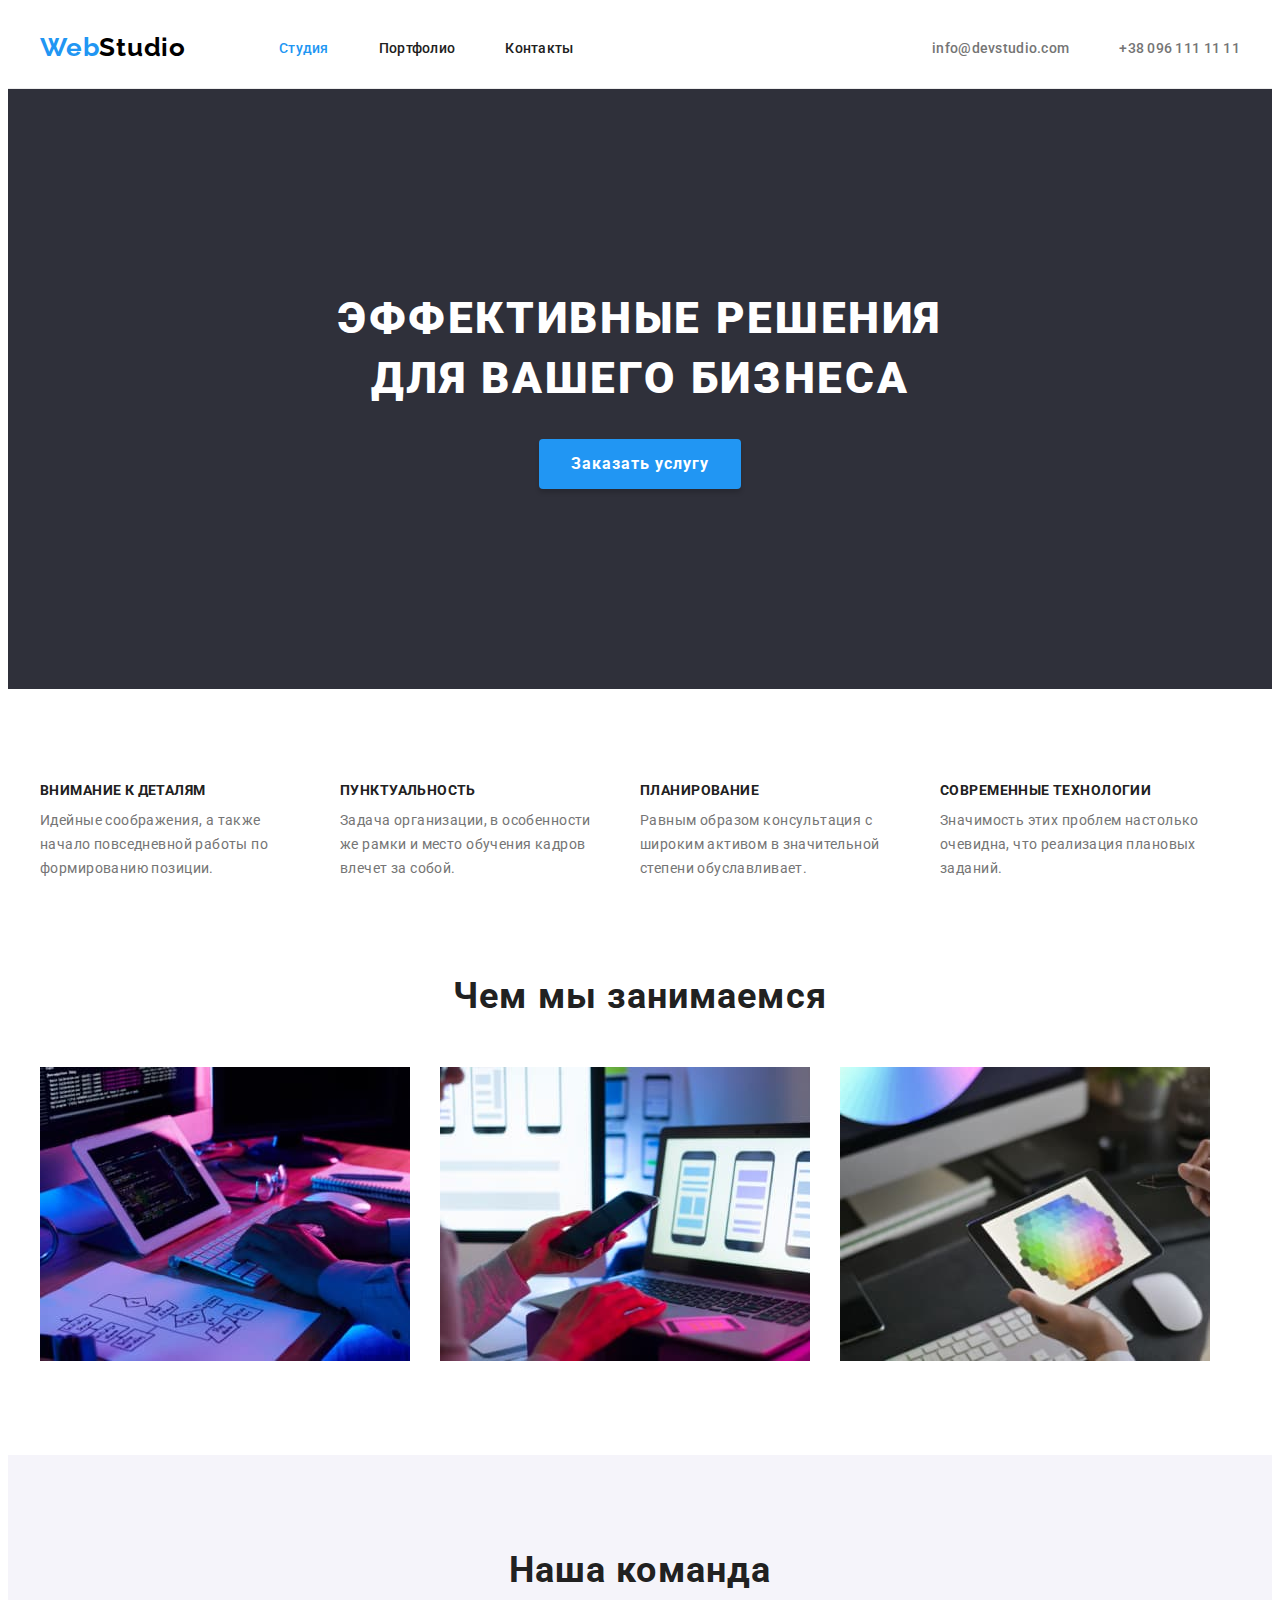
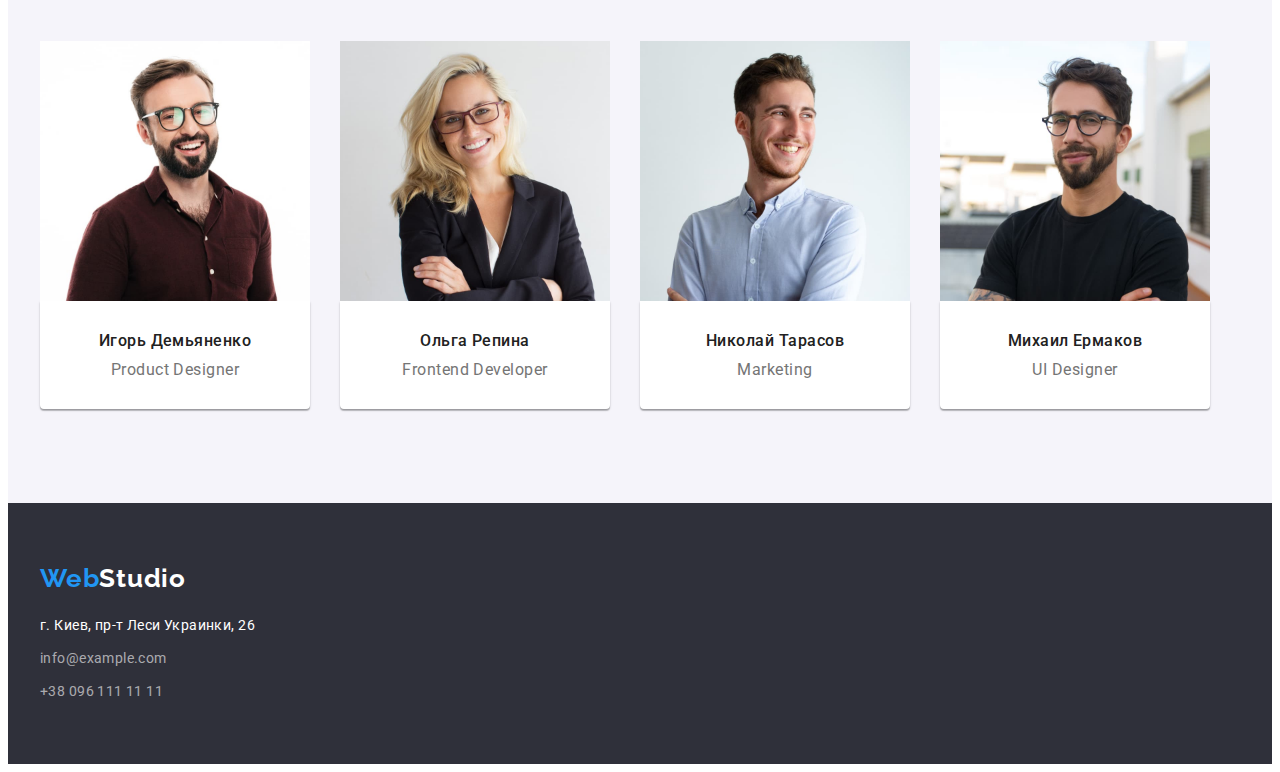
<file: index.html>
<!DOCTYPE html>
<html lang="ru">
  <head>
    <meta charset="UTF-8" />
    <title>WebStudio</title>
    <link rel="preconnect" href="https://fonts.googleapis.com" />
    <link rel="preconnect" href="https://fonts.gstatic.com" crossorigin />
    <link
      href="https://fonts.googleapis.com/css2?family=Raleway:wght@700&family=Roboto:wght@400;500;700;900&display=swap"
      rel="stylesheet"
    />
    <link rel="stylesheet" href="https://cdnjs.cloudflare.com/ajax/libs/modern-normalize/1.1.0/modern-normalize.min.css" integrity="sha512-wpPYUAdjBVSE4KJnH1VR1HeZfpl1ub8YT/NKx4PuQ5NmX2tKuGu6U/JRp5y+Y8XG2tV+wKQpNHVUX03MfMFn9Q==" crossorigin="anonymous" referrerpolicy="no-referrer" />
    <link rel="stylesheet" href="./css/styles.css" />
  </head>
  <body>
    <header class="header-box">
      <div class="container header-container">
      <nav class="site-nav">
        <a class="site-logo link" href="">Web<span style="color: black">Studio</a>
        <ul class="site-nav-item list">
          <li class="site-nav-item-link">
            <a class="nav-link current link" href="index.html">Студия</a>
          </li>
          <li class="site-nav-item-link">
            <a class="nav-link link" href="./portfolio.html">Портфолио</a>
          </li>
          <li class="site-nav-item-link">
            <a class="nav-link link" href="Контакты">Контакты</a>
          </li>
        </ul>
      </nav>
       <ul class="contacts-item list">
      <li class="contacts">
        <a class="contacts-link link" href="mailto:info@devstudio.com"
          >info@devstudio.com</a>
    </li>
      <li class="contacts">
        <a class="contacts-link link" href="tel:+380961111111"
          >+38 096 111 11 11</a>
      </li>
      </ul>
      </div>
    </header>
    <main>
      <section class="hero-box">
        <div class="container hero-container">
        <h1 class="hero-title">
          Эффективные решения <br />
          для вашего бизнеса
        </h1>
        <button class="hero-button" type="button">Заказать услугу</button>
        </div>
      </section>
      <section class="features-box">
        <div class="container features-container">
        <h2 class="hiden-title">наши преимущества</h2>
        <ul class="features-item list">
          <li class="features">
            <h3 class="features-title">Внимание к деталям</h3>
            <p class="features-text">
              Идейные соображения, а также<br /> начало повседневной работы по<br />
              формированию позиции.
            </p>
          </li>
          <li class="features">
            <h3 class="features-title">Пунктуальность</h3>
            <p class="features-text">
              Задача организации, в особенности<br /> же рамки и место обучения кадров<br />
              влечет за собой.
            </p>
          </li>
          <li class="features">
            <h3 class="features-title">Планирование</h3>
            <p class="features-text">
              Равным образом консультация с<br /> широким активом в значительной<br />
              степени обуславливает.
            </p>
          </li>
          <li class="features">
            <h3 class="features-title">Современные технологии</h3>
            <p class="features-text">
              Значимость этих проблем настолько<br /> очевидна, что реализация
              плановых<br /> заданий.
            </p>
          </li>
        </ul>
        </div>
      </section>
      <section class="our-works-box">
        <div class="container our-works-container">
        <h2 class="our-works-title">Чем мы занимаемся</h2>
        <ul class="our-works-item list">
          <li class="our-works">
            <img
              class="our-works-img"
              src="./images/img.jpg"
              alt="Создаем сайты и приложения"
              width="370"
            />
          </li>
          <li class="our-works">
            <img
              class="our-works-img"
              src="./images/imga.jpg"
              alt="Адаптируем под разные виды устройств"
              width="370"
            />
          </li>
          <li class="our-works">
            <img
              class="our-works-img"
              src="./images/imgb.jpg"
              alt="Создаем уникальный индивидуальный дизайн"
              width="370"
            />
          </li>
        </ul>
        </div>
      </section>
      <section class="team-box">
        <div class="container team-container">
        <h2 class="team-box-title">Наша команда</h2>
        <ul class="team-item list">
          <li class="team">
            <img
              class="team-img"
              src="./images/igor.jpg"
              alt="Игорь Демьяненко"
              width="270"
            />
            <div class="name-description">
            <h3 class="team-member">Игорь Демьяненко</h3>
            <p class="member-description" lang="en">Product Designer</p>
            </div>
          </li>
          <li class="team">
            <img
              class="team-img"
              src="./images/olga.jpg"
              alt="Ольга Репина"
              width="270"
            />
            <div class="name-description">
            <h3 class="team-member">Ольга Репина</h3>
            <p class="member-description" lang="en">Frontend Developer</p>
            </div>
          </li>
          <li class="team">
            <img
              class="team-img"
              src="./images/nikolai.jpg"
              alt="Николай Тарасов"
              width="270"
            />
            <div class="name-description">
            <h3 class="team-member">Николай Тарасов</h3>
            <p class="member-description" lang="en">Marketing</p>
            </div>
          </li>
          <li class="team">
            <img
              class="team-img"
              src="./images/michael.jpg"
              alt="Михаил Ермаков"
              width="270"
            />
            <div class="name-description">
            <h3 class="team-member">Михаил Ермаков</h3>
            <p class="member-description" lang="en">UI Designer</p>
            </div>
          </li>
        </ul>
        </div>
      </section>
    </main>
    <footer class="footer-box">
      <div class="container footer-container">
      <a class="footer-logo link" href="">Web<span style="color: white">Studio</a>
      <address class="address-contacts">
        <ul class="address-item list">
          <li class="address">
            <a
              class="address-link link"
              href="https://www.google.com/maps/d/viewer?msa=0&mid=10uSM3H-mIU3GznYo2szRIEphczw&ll=50.42732700000004%2C30.538092&z=17"
              target="_blank"
              >г. Киев, пр-т Леси Украинки, 26
            </a>
          </li>
          <li class="contacts-footer">
            <a class="contacts-link-footer link" href="mailto:info@example.com"
              >info@example.com</a
            >
          </li>
          <li class="contacts-footer">
            <a class="contacts-link-footer link" href="tel:+380961111111"
              >+38 096 111 11 11</a
            >
          </li>
        </ul>
      </address>
      </div>
    </footer>
  </body>
</html>
</file>
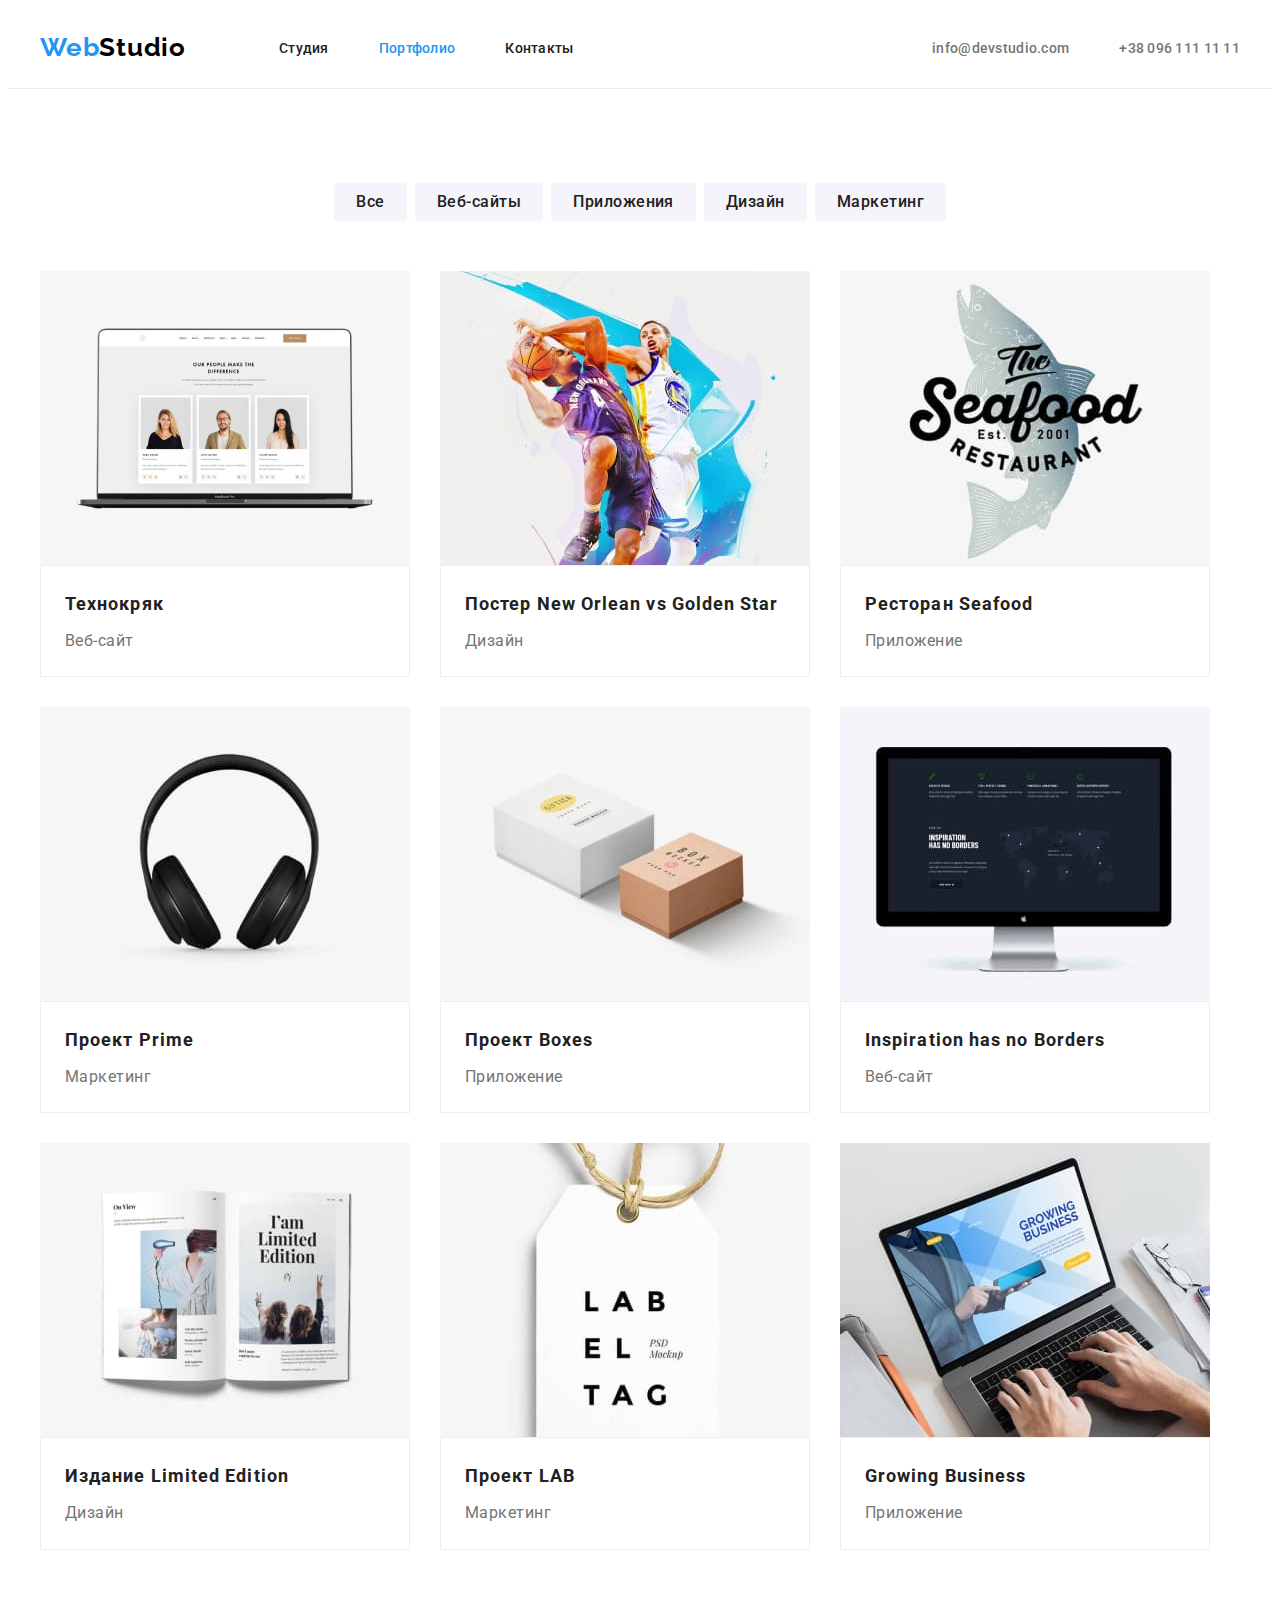
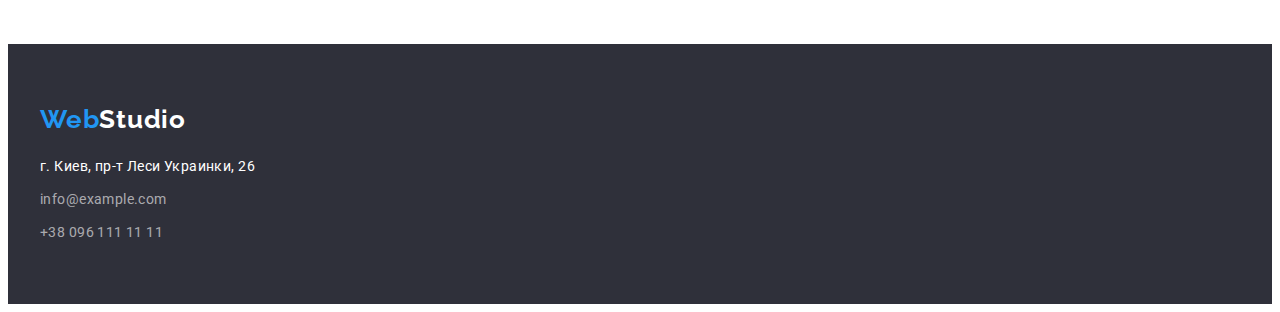
<file: portfolio.html>
<!DOCTYPE html>
<html lang="ru">
  <head>
    <meta charset="UTF-8" />
    <title>WebStudio</title>
    <link rel="preconnect" href="https://fonts.googleapis.com" />
    <link rel="preconnect" href="https://fonts.gstatic.com" crossorigin />
    <link
      href="https://fonts.googleapis.com/css2?family=Raleway:wght@700&family=Roboto:wght@400;500;700;900&display=swap"
      rel="stylesheet"
    />
    <link rel="stylesheet" href="https://cdnjs.cloudflare.com/ajax/libs/modern-normalize/1.1.0/modern-normalize.min.css" integrity="sha512-wpPYUAdjBVSE4KJnH1VR1HeZfpl1ub8YT/NKx4PuQ5NmX2tKuGu6U/JRp5y+Y8XG2tV+wKQpNHVUX03MfMFn9Q==" crossorigin="anonymous" referrerpolicy="no-referrer" />
    <link rel="stylesheet" href="./css/styles.css" />
  </head>
  <body>
    <header class="header-box">
      <div class="container header-container">
      <nav class="site-nav">
        <a class="site-logo link" href="">Web<span style="color: black">Studio</a>
        <ul class="site-nav-item list">
          <li class="site-nav-item-link">
            <a class="nav-link link" href="index.html">Студия</a>
          </li>
          <li class="site-nav-item-link">
            <a class="nav-link current link" href="./portfolio.html">Портфолио</a>
          </li>
          <li class="site-nav-item-link">
            <a class="nav-link link" href="Контакты">Контакты</a>
          </li>
        </ul>
      </nav>
       <ul class="contacts-item list">
      <li class="contacts">
        <a class="contacts-link link" href="mailto:info@devstudio.com"
          >info@devstudio.com</a>
    </li>
      <li class="contacts">
        <a class="contacts-link link" href="tel:+380961111111"
          >+38 096 111 11 11</a>
      </li>
      </ul>
      </div>
    </header>
    <main>
      <section class="portfolio-box">
        <div class="container portfolio-container">
        <h1 class="hiden-title">Портфолио</h1>
        <ul class="portfolio-filter-item list">
          <li class="portfolio-filter">
            <button class="portfolio-filter-button" type="button">Все</button>
          </li>
          <li class="portfolio-filter">
            <button class="portfolio-filter-button" type="button">
              Веб-сайты
            </button>
          </li>
          <li class="portfolio-filter">
            <button class="portfolio-filter-button" type="button">
              Приложения
            </button>
          </li>
          <li class="portfolio-filter">
            <button class="portfolio-filter-button" type="button">
              Дизайн
            </button>
          </li>
          <li class="portfolio-filter">
            <button class="portfolio-filter-button" type="button">
              Маркетинг
            </button>
          </li>
        </ul>
        <ul class="portfolio-gallery-item list">
          <li class="portfolio-gallery">
            <img
              class="portfolio-gallery-img"
              src="./images/imglt.jpg"
              alt="Технокряк"
              width="370"
            />
            <div class="portfolio-description">
            <h2 class="portfolio-gallery-title">Технокряк</h2>
            <p class="portfolio-gallery-text">Веб-сайт</p>
            </div>
          </li>
          <li class="portfolio-gallery">
            <img
              class="portfolio-gallery-img"
              src="./images/imgposter.jpg"
              alt="Постер New Orlean vs Golden
            Star"
              width="370"
            />
            <div class="portfolio-description">
            <h2 class="portfolio-gallery-title">
              Постер New Orlean vs Golden Star
            </h2>
            <p class="portfolio-gallery-text">Дизайн</p>
            </div>
          </li>
          <li class="portfolio-gallery">
            <img
              class="portfolio-gallery-img"
              src="./images/imgrest.jpg"
              alt="Ресторан Seafood"
              width="370"
            />
            <div class="portfolio-description">
            <h2 class="portfolio-gallery-title">Ресторан Seafood</h2>
            <p class="portfolio-gallery-text">Приложение</p>
            </div>
          </li>
          <li class="portfolio-gallery">
            <img
              class="portfolio-gallery-img"
              src="./images/imghp.jpg"
              alt="Проект Prime"
              width="370"
            />
            <div class="portfolio-description">
            <h2 class="portfolio-gallery-title">Проект Prime</h2>
            <p class="portfolio-gallery-text">Маркетинг</p>
            </div>
          </li>
          <li class="portfolio-gallery">
            <img
              class="portfolio-gallery-img"
              src="./images/imgboxes.jpg"
              alt="Проект Boxes"
              width="370"
            />
            <div class="portfolio-description">
            <h2 class="portfolio-gallery-title">Проект Boxes</h2>
            <p class="portfolio-gallery-text">Приложение</p>
            </div>
          </li>
          <li class="portfolio-gallery">
            <img
              class="portfolio-gallery-img"
              src="./images/imgihnb.jpg"
              alt="Inspiration has no Borders"
              width="370"
            />
            <div class="portfolio-description">
            <h2 class="portfolio-gallery-title">Inspiration has no Borders</h2>
            <p class="portfolio-gallery-text">Веб-сайт</p>
            </div>
          </li>
          <li class="portfolio-gallery">
            <img
              class="portfolio-gallery-img"
              src="./images/imgle.jpg"
              alt="Издание Limited Edition"
              width="370"
            />
            <div class="portfolio-description">
            <h2 class="portfolio-gallery-title">Издание Limited Edition</h2>
            <p class="portfolio-gallery-text">Дизайн</p>
            </div>
          </li>
          <li class="portfolio-gallery">
            <img class="portfolio-gallery-img"
              src="./images/imgprojlab.jpg"
              alt="Проект LAB"
              width="370"
            />
            <div class="portfolio-description">
            <h2 class="portfolio-gallery-title">Проект LAB</h2>
            <p class="portfolio-gallery-text">Маркетинг</p>
            </div>
          </li>
          <li class="portfolio-gallery">
            <img
              class="portfolio-gallery-img"
              src="./images/imggrbis.jpg"
              alt="Growing Business"
              width="370"
            />
            <div class="portfolio-description">
            <h2 class="portfolio-gallery-title">Growing Business</h2>
            <p class="portfolio-gallery-text">Приложение</p>
            </div>
          </li>
        </ul>
        </div>
      </section>
    </main>
    <footer class="footer-box">
      <div class="container footer-container">
      <a class="footer-logo link" href="">Web<span style="color: white">Studio</a>
      <address class="address-contacts">
        <ul class="address-item list">
          <li class="address">
            <a
              class="address-link link"
              href="https://www.google.com/maps/d/viewer?msa=0&mid=10uSM3H-mIU3GznYo2szRIEphczw&ll=50.42732700000004%2C30.538092&z=17"
              target="_blank"
              >г. Киев, пр-т Леси Украинки, 26
            </a>
          </li>
          <li class="contacts-footer">
            <a class="contacts-link-footer link" href="mailto:info@example.com"
              >info@example.com</a
            >
          </li>
          <li class="contacts-footer">
            <a class="contacts-link-footer link" href="tel:+380961111111"
              >+38 096 111 11 11</a
            >
          </li>
        </ul>
      </address>
      </div>
    </footer>
  </body>
</html>
</file>
<file: css/styles.css>
:root {
  --primary-font-family: "Roboto", sans-serif;
  --secondary-font-family: "Raleway", sans-serif;
  --primary-text-color: #212121;
  --secondary-text-color: #757575;
  --primary-bg-color: #ffffff;
  --accent-button-color: #2196f3;
  --accent-hero-button-color: #188ce8;
  --bg-button-color: #f5f4fa;
  --bg-hero-footer-color: #2f303a;
}
body {
  background-color: var(--primary-bg-color);
  font-family: var(--primary-font-family);
  color: var(--primary-text-color);
}
h1,
h2,
h3,
p {
  margin-top: 0;
  margin-bottom: 0;
}
ul {
  margin-top: 0;
  margin-bottom: 0;
  padding-left: 0;
}
img {
  display: block;
  max-width: 100%;
  height: auto;
}
.list {
  list-style: none;
}
.link {
  text-decoration: none;
}
.container {
  width: 1200px;
  margin: 0 auto;
  padding-right: 15px;
  padding-left: 15px;
}
.header-box {
  padding-top: 24px;
  padding-bottom: 25px;
  border-bottom: 1px solid #ececec;
}
.nav-link {
  padding-top: 32px;
  padding-bottom: 32px;
}
.header-container {
  display: flex;
  align-items: center;
}
.site-nav {
  display: flex;
  align-items: center;
}
.site-nav-item {
  display: flex;
  align-items: center;
}
.contacts-item {
  display: flex;
  align-items: center;
}
.site-logo {
  margin-right: 93px;
  font-weight: 700;
  font-size: 26px;
  line-height: 1.19;
  letter-spacing: 0.03em;
  color: var(--accent-button-color);
  font-family: var(--secondary-font-family);
}
.site-nav-item-link:not(:last-child) {
  margin-right: 50px;
}
.site-nav .nav-link {
  font-weight: 500;
  font-size: 14px;
  line-height: 1.14;
  letter-spacing: 0.02em;
  color: var(--primary-text-color);
}
.nav-link:hover,
.nav-link:focus {
  color: var(--accent-button-color);
}
.site-nav .current {
  color: var(--accent-button-color);
}
.contacts-item {
  margin-left: auto;
}
.contacts:not(:last-child) {
  margin-right: 50px;
}
.contacts-link {
  font-weight: 500;
  font-size: 14px;
  line-height: 1.14;
  letter-spacing: 0.02em;
  color: var(--secondary-text-color);
}
.contacts-link:hover,
.contacts-link:focus {
  color: var(--accent-button-color);
}
.hero-box {
  padding-top: 200px;
  padding-bottom: 200px;
  background-color: var(--bg-hero-footer-color);
}
.hero-title {
  margin-bottom: 30px;
  color: var(--primary-bg-color);
  font-weight: 900;
  font-size: 44px;
  line-height: 1.36;
  text-align: center;
  letter-spacing: 0.06em;
  text-transform: uppercase;
}
.hero-button {
  display: flex;
  align-items: center;
  text-align: center;
  margin-left: auto;
  margin-right: auto;
  min-width: 200px;
  border: 0px;
  border-radius: 4px;
  padding: 10px 32px;
  color: var(--primary-bg-color);
  background-color: var(--accent-button-color);
  box-shadow: 0px 4px 4px rgba(0, 0, 0, 0.15);
  font-family: inherit;
  font-weight: 700;
  font-size: 16px;
  line-height: 1.9;
  letter-spacing: 0.06em;
}
.hero-button:hover {
  color: var(--primary-bg-color);
  background-color: var(--accent-hero-button-color);
  cursor: pointer;
}
.features-box {
  padding-top: 94px;
}
.hiden-title {
  position: absolute;
  width: 1px;
  height: 1px;
  margin: -1px;
  border: 0;
  padding: 0;
  white-space: nowrap;
  clip-path: inset(100%);
  clip: rect(0 0 0 0);
  overflow: hidden;
}
.features-item {
  display: flex;
  justify-content: flex-start;
}
.features:not(:last-child) {
  margin-right: 30px;
  min-width: 270px;
}
.features-title {
  margin-bottom: 10px;
  font-weight: 700;
  font-size: 14px;
  line-height: 1.14;
  letter-spacing: 0.03em;
  text-transform: uppercase;
}
.features-text {
  color: var(--secondary-text-color);
  font-size: 14px;
  line-height: 1.71;
  letter-spacing: 0.03em;
}
.our-works-box {
  padding-top: 94px;
  padding-bottom: 94px;
}
.our-works-title {
  margin-bottom: 50px;
  font-weight: 700;
  font-size: 36px;
  line-height: 1.17;
  text-align: center;
  letter-spacing: 0.03em;
}
.our-works-item {
  display: flex;
  justify-content: flex-start;
}
.our-works:not(:last-child) {
  margin-right: 30px;
  max-width: 370px;
}
.team-box {
  padding-top: 94px;
  padding-bottom: 94px;
  background-color: var(--bg-button-color);
}
.team-box-title {
  margin-bottom: 50px;
  font-weight: 700;
  font-size: 36px;
  line-height: 1.17;
  text-align: center;
  letter-spacing: 0.03em;
}
.team:not(:last-child) {
  margin-right: 30px;
  max-width: 270px;
}
.team-item {
  display: flex;
  justify-content: flex-start;
}
.name-description {
  padding-top: 30px;
  padding-bottom: 30px;
  background-color: var(--primary-bg-color);
  box-shadow: 0px 1px 3px rgba(0, 0, 0, 0.12), 0px 1px 1px rgba(0, 0, 0, 0.14),
    0px 2px 1px rgba(0, 0, 0, 0.2);
  border-radius: 0px 0px 4px 4px;
}
.team-member {
  margin-bottom: 10px;
  font-weight: 500;
  font-size: 16px;
  line-height: 1.19;
  text-align: center;
  letter-spacing: 0.03em;
}
.member-description {
  color: var(--secondary-text-color);
  font-size: 16px;
  line-height: 1.19;
  text-align: center;
  letter-spacing: 0.03em;
}
.team-item {
  background-color: var(--bg-button-color);
}
.portfolio-box {
  padding-top: 94px;
  padding-bottom: 94px;
}
.portfolio-filter-item {
  display: flex;
  justify-content: center;
  margin-bottom: 50px;
}
.portfolio-filter:not(:last-child) {
  margin-right: 8px;
}
.portfolio-filter-button {
  padding: 6px 22px;
  min-width: 73px;
  border-radius: 4px;
  border: 0px;
  color: inherit;
  background-color: var(--bg-button-color);
  font-family: inherit;
  font-weight: 500;
  font-size: 16px;
  line-height: 1.6;
  text-align: center;
  letter-spacing: 0.03em;
}
.portfolio-filter-button:hover,
.portfolio-filter-button:focus {
  color: var(--primary-bg-color);
  background-color: var(--accent-button-color);
  cursor: pointer;
}
.portfolio-gallery-item {
  display: flex;
  justify-content: flex-start;
  flex-wrap: wrap;
  align-content: flex-start;
}
.portfolio-gallery {
  margin-bottom: 30px;
  margin-right: 30px;
}
.portfolio-gallery:nth-child(3n) {
  margin-right: 0px;
}
.portfolio-gallery:nth-child(n + 7) {
  margin-bottom: 0px;
  max-width: 370px;
}
.portfolio-description {
  padding: 20px 24px;
  border: 1px solid #eeeeee;
  background-color: var(--primary-bg-color);
}
.portfolio-gallery-title {
  margin-bottom: 4px;
  font-weight: 700;
  font-size: 18px;
  line-height: 2;
  letter-spacing: 0.06em;
}
.portfolio-gallery-text {
  color: var(--secondary-text-color);
  font-size: 16px;
  line-height: 1.9;
  letter-spacing: 0.03em;
}
.footer-box {
  padding-top: 60px;
  padding-bottom: 60px;
  background-color: var(--bg-hero-footer-color);
}
.footer-logo {
  color: var(--accent-button-color);
  font-family: var(--secondary-font-family);
  font-weight: 700;
  font-size: 26px;
  line-height: 1.19;
  letter-spacing: 0.03em;
}
.address-contacts {
  margin-top: 20px;
  font-style: inherit;
}
.address,
.contacts-footer:not(:last-child) {
  margin-bottom: 9px;
}
.address-link {
  color: var(--primary-bg-color);
  font-size: 14px;
  line-height: 1.71;
  letter-spacing: 0.03em;
}
.address-link:hover,
.address-link:focus {
  color: var(--accent-button-color);
}
.contacts-link-footer {
  font-size: 14px;
  line-height: 1.71;
  letter-spacing: 0.03em;
  color: rgba(255, 255, 255, 0.6);
}
.contacts-link-footer:hover,
.contacts-link-footer:focus {
  color: var(--accent-button-color);
}
</file>
